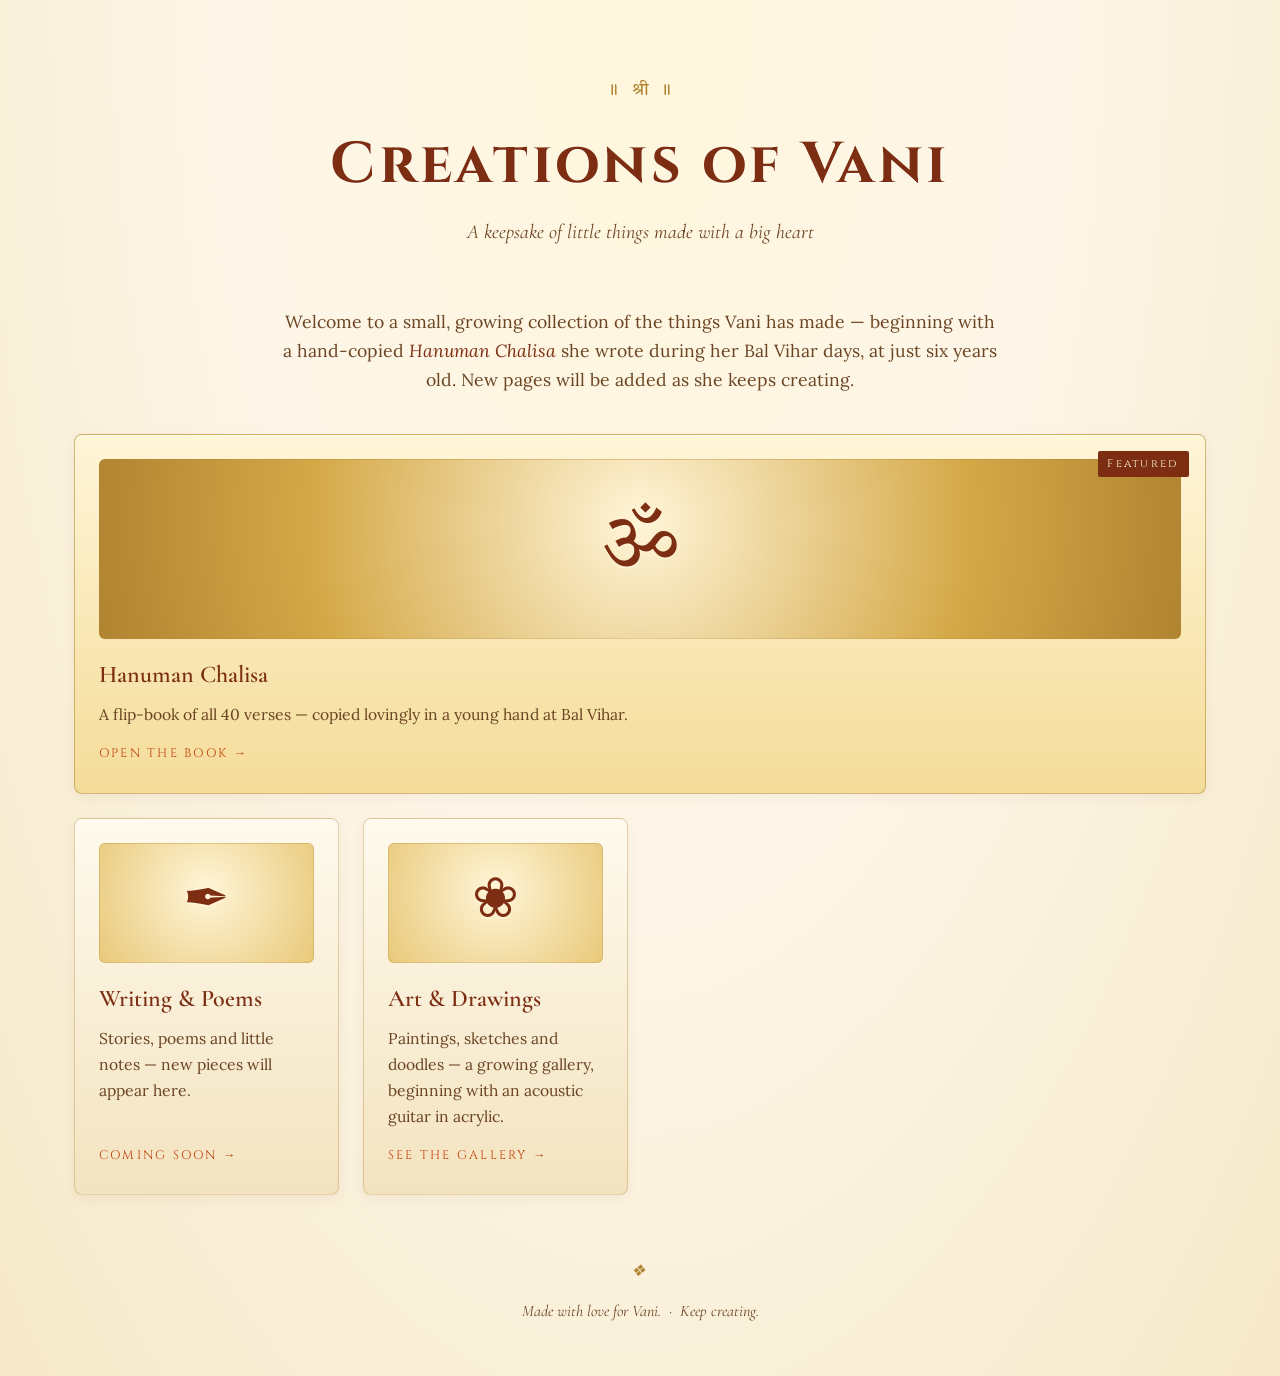
<file: index.html>
<!DOCTYPE html>
<html lang="en">
<head>
  <meta charset="UTF-8" />
  <meta name="viewport" content="width=device-width, initial-scale=1.0" />
  <title>Creations of Vani</title>
  <meta name="description" content="A growing gallery of Vani's creative work — poems, art, and devotional writing." />
  <link rel="preconnect" href="https://fonts.googleapis.com" />
  <link rel="preconnect" href="https://fonts.gstatic.com" crossorigin />
  <link href="https://fonts.googleapis.com/css2?family=Cormorant+Garamond:ital,wght@0,400;0,500;0,600;0,700;1,400&family=Cinzel:wght@500;700&family=Lora:ital,wght@0,400;0,500;1,400&family=Tiro+Devanagari+Hindi:ital@0;1&family=Noto+Serif+Devanagari:wght@400;500;600&display=swap" rel="stylesheet" />
  <link rel="stylesheet" href="assets/css/style.css" />
</head>
<body class="home">
  <div class="page-border">
    <header class="site-header">
      <div class="ornament top">॥ श्री ॥</div>
      <h1 class="site-title">Creations of Vani</h1>
      <p class="site-subtitle">A keepsake of little things made with a big heart</p>
    </header>

    <main>
      <section class="intro">
        <p>
          Welcome to a small, growing collection of the things Vani has made &mdash;
          beginning with a hand&#8209;copied <em>Hanuman Chalisa</em> she wrote during
          her Bal Vihar days, at just six years old. New pages will be added as she
          keeps creating.
        </p>
      </section>

      <section class="card-grid">
        <a class="card featured" href="chalisa.html">
          <div class="card-tag">Featured</div>
          <div class="card-art chalisa-art">
            <span class="art-glyph">ॐ</span>
          </div>
          <h2>Hanuman Chalisa</h2>
          <p>A flip&#8209;book of all 40 verses &mdash; copied lovingly in a young hand at Bal Vihar.</p>
          <span class="card-cta">Open the book &rarr;</span>
        </a>

        <a class="card" href="writing.html">
          <div class="card-art writing-art">
            <span class="art-glyph">✒</span>
          </div>
          <h2>Writing &amp; Poems</h2>
          <p>Stories, poems and little notes &mdash; new pieces will appear here.</p>
          <span class="card-cta">Coming soon &rarr;</span>
        </a>

        <a class="card" href="art.html">
          <div class="card-art drawing-art">
            <span class="art-glyph">❀</span>
          </div>
          <h2>Art &amp; Drawings</h2>
          <p>Paintings, sketches and doodles &mdash; a growing gallery, beginning with an acoustic guitar in acrylic.</p>
          <span class="card-cta">See the gallery &rarr;</span>
        </a>
      </section>
    </main>

    <footer class="site-footer">
      <div class="ornament">❖</div>
      <p>Made with love for Vani. &nbsp;·&nbsp; Keep creating.</p>
    </footer>
  </div>
</body>
</html>
</file>
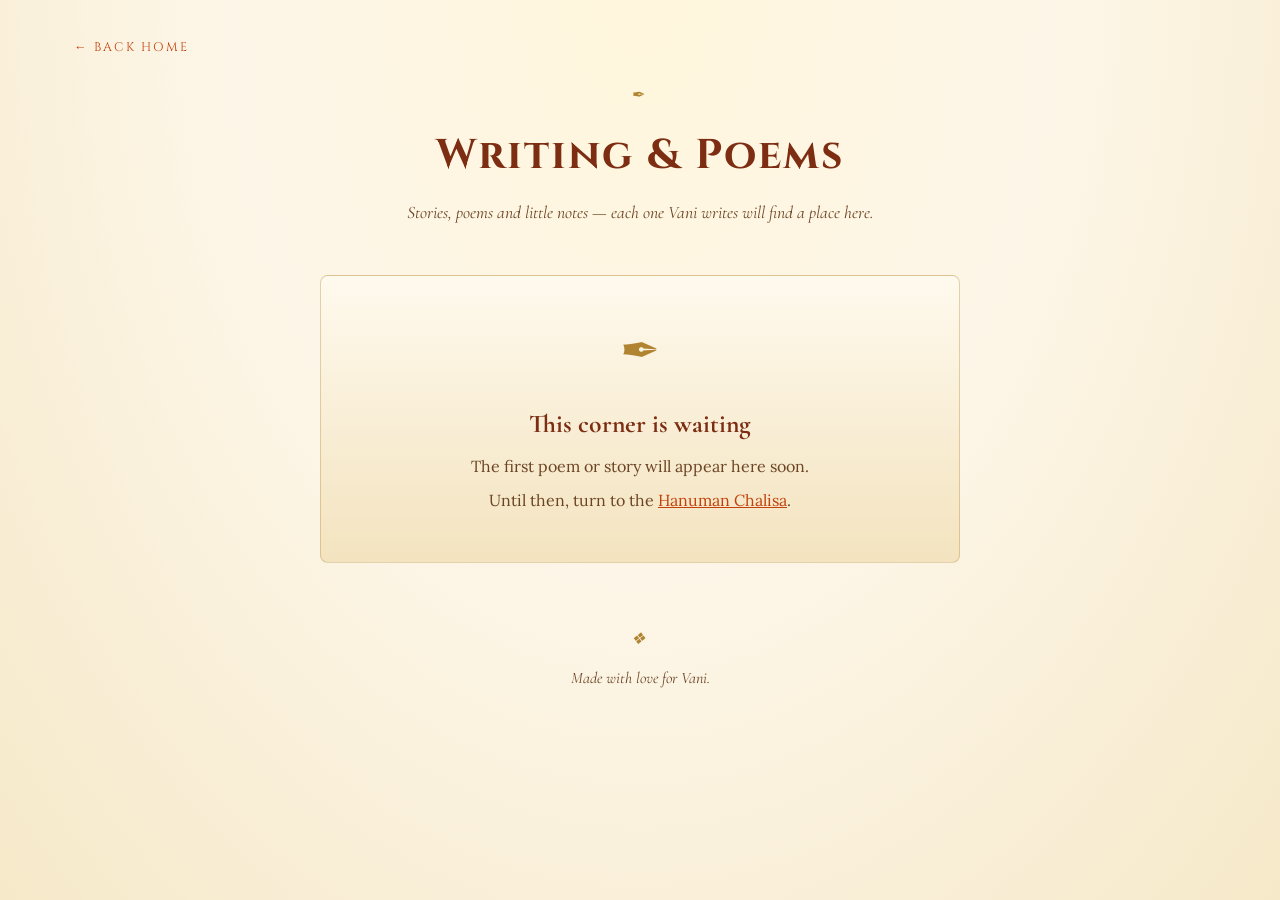
<file: writing.html>
<!DOCTYPE html>
<html lang="en">
<head>
  <meta charset="UTF-8" />
  <meta name="viewport" content="width=device-width, initial-scale=1.0" />
  <title>Writing &amp; Poems &mdash; Creations of Vani</title>
  <link rel="preconnect" href="https://fonts.googleapis.com" />
  <link rel="preconnect" href="https://fonts.gstatic.com" crossorigin />
  <link href="https://fonts.googleapis.com/css2?family=Cormorant+Garamond:ital,wght@0,400;0,500;0,600;0,700;1,400&family=Cinzel:wght@500;700&family=Lora:ital,wght@0,400;0,500;1,400&family=Tiro+Devanagari+Hindi:ital@0;1&family=Noto+Serif+Devanagari:wght@400;500;600&display=swap" rel="stylesheet" />
  <link rel="stylesheet" href="assets/css/style.css" />
</head>
<body>
  <div class="page-border">
    <nav class="section-nav">
      <a href="index.html">&larr; Back home</a>
    </nav>

    <header class="section-header">
      <div class="ornament">✒</div>
      <h1>Writing &amp; Poems</h1>
      <p>Stories, poems and little notes &mdash; each one Vani writes will find a place here.</p>
    </header>

    <div class="empty-state">
      <div class="glyph">✒</div>
      <h2>This corner is waiting</h2>
      <p>The first poem or story will appear here soon.</p>
      <p>Until then, turn to the <a href="chalisa.html" style="color: var(--saffron);">Hanuman Chalisa</a>.</p>
    </div>

    <footer class="site-footer">
      <div class="ornament">❖</div>
      <p>Made with love for Vani.</p>
    </footer>
  </div>
</body>
</html>
</file>
<file: assets/css/style.css>
/* ============================================================
   Creations of Vani — warm & traditional theme
   ============================================================ */

:root {
  --cream: #fdf6e8;
  --cream-deep: #f6e9c9;
  --parchment: #f3e3bf;
  --saffron: #c2410c;
  --saffron-light: #ea7c2f;
  --maroon: #7c2d12;
  --gold: #b08431;
  --gold-light: #d4a847;
  --ink: #3f2912;
  --ink-soft: #6b4423;
}

* { box-sizing: border-box; }

html, body {
  margin: 0;
  padding: 0;
  background: var(--cream);
  color: var(--ink);
  font-family: 'Lora', 'Georgia', serif;
  line-height: 1.65;
}

body {
  background:
    radial-gradient(ellipse at top, #fff6dc 0%, var(--cream) 45%, var(--cream-deep) 100%);
  min-height: 100vh;
}

.page-border {
  max-width: 1180px;
  margin: 0 auto;
  padding: 2rem 1.5rem 3rem;
  position: relative;
}

/* ---------- Header ---------- */

.site-header {
  text-align: center;
  padding: 2rem 0 2.5rem;
  position: relative;
}

.ornament {
  font-family: 'Tiro Devanagari Hindi', serif;
  color: var(--gold);
  letter-spacing: 0.25em;
  font-size: 1rem;
  margin: 0.75rem 0;
}

.ornament.top { font-size: 1.1rem; }

.site-title {
  font-family: 'Cinzel', serif;
  font-weight: 700;
  font-size: clamp(2.2rem, 5.5vw, 3.6rem);
  color: var(--maroon);
  margin: 0.25rem 0;
  letter-spacing: 0.06em;
  text-shadow: 0 1px 0 rgba(255, 255, 255, 0.6);
}

.site-subtitle {
  font-family: 'Cormorant Garamond', serif;
  font-style: italic;
  font-size: clamp(1rem, 2vw, 1.25rem);
  color: var(--ink-soft);
  margin: 0.25rem 0 0;
}

/* ---------- Intro ---------- */

.intro {
  max-width: 720px;
  margin: 0 auto 2.5rem;
  text-align: center;
  font-size: 1.1rem;
  color: var(--ink-soft);
}

.intro em {
  color: var(--maroon);
  font-style: italic;
}

/* ---------- Cards ---------- */

.card-grid {
  display: grid;
  grid-template-columns: repeat(auto-fit, minmax(260px, 1fr));
  gap: 1.5rem;
  margin-top: 1.5rem;
}

.card {
  position: relative;
  display: flex;
  flex-direction: column;
  background: linear-gradient(180deg, #fffaee 0%, var(--parchment) 100%);
  border: 1px solid rgba(176, 132, 49, 0.35);
  border-radius: 8px;
  padding: 1.5rem 1.5rem 1.75rem;
  text-decoration: none;
  color: var(--ink);
  transition: transform 0.25s ease, box-shadow 0.25s ease, border-color 0.25s ease;
  box-shadow:
    0 1px 0 rgba(255, 255, 255, 0.6) inset,
    0 4px 14px rgba(124, 45, 18, 0.06);
}

.card:hover {
  transform: translateY(-3px);
  border-color: var(--gold);
  box-shadow:
    0 1px 0 rgba(255, 255, 255, 0.6) inset,
    0 10px 24px rgba(124, 45, 18, 0.14);
}

.card.featured {
  grid-column: 1 / -1;
  background: linear-gradient(180deg, #fff5d8 0%, #f4dc99 100%);
  border-color: rgba(176, 132, 49, 0.55);
}

.card-tag {
  position: absolute;
  top: 1rem;
  right: 1rem;
  font-family: 'Cinzel', serif;
  font-size: 0.7rem;
  letter-spacing: 0.2em;
  background: var(--maroon);
  color: #fff5d8;
  padding: 0.25rem 0.6rem;
  border-radius: 2px;
}

.card-art {
  display: flex;
  align-items: center;
  justify-content: center;
  height: 120px;
  border-radius: 6px;
  margin-bottom: 1rem;
  background: radial-gradient(circle at 50% 40%, #fff5d8 0%, #e9c97a 100%);
  border: 1px solid rgba(176, 132, 49, 0.3);
}

.card.featured .card-art {
  height: 180px;
  background:
    radial-gradient(circle at 50% 35%, #fff5d8 0%, #d4a847 60%, #b08431 100%);
}

.art-glyph {
  font-family: 'Tiro Devanagari Hindi', serif;
  font-size: 3.5rem;
  color: var(--maroon);
  text-shadow: 0 2px 0 rgba(255, 245, 216, 0.7);
}

.card.featured .art-glyph { font-size: 5rem; }

.card h2 {
  font-family: 'Cormorant Garamond', serif;
  font-weight: 600;
  color: var(--maroon);
  margin: 0 0 0.5rem;
  font-size: 1.5rem;
}

.card p {
  margin: 0 0 1rem;
  color: var(--ink-soft);
  font-size: 0.98rem;
  flex: 1;
}

.card-cta {
  font-family: 'Cinzel', serif;
  font-size: 0.78rem;
  letter-spacing: 0.18em;
  color: var(--saffron);
  text-transform: uppercase;
}

/* ---------- Footer ---------- */

.site-footer {
  margin-top: 4rem;
  text-align: center;
  color: var(--ink-soft);
  font-family: 'Cormorant Garamond', serif;
  font-style: italic;
}

.site-footer p { margin: 0.25rem 0; }

/* ---------- Section pages (chalisa, art, writing) ---------- */

.section-nav {
  margin-bottom: 1.5rem;
}

.section-nav a {
  font-family: 'Cinzel', serif;
  font-size: 0.78rem;
  letter-spacing: 0.18em;
  color: var(--saffron);
  text-decoration: none;
  text-transform: uppercase;
}

.section-nav a:hover { color: var(--maroon); }

.section-header {
  text-align: center;
  margin-bottom: 2rem;
}

.section-header h1 {
  font-family: 'Cinzel', serif;
  font-weight: 700;
  color: var(--maroon);
  font-size: clamp(1.8rem, 4vw, 2.6rem);
  letter-spacing: 0.05em;
  margin: 0.5rem 0;
}

.section-header .devanagari {
  font-family: 'Noto Serif Devanagari', serif;
  color: var(--saffron);
  font-size: clamp(1.4rem, 3vw, 1.9rem);
  margin: 0.25rem 0;
}

.section-header p {
  color: var(--ink-soft);
  font-family: 'Cormorant Garamond', serif;
  font-style: italic;
  font-size: 1.1rem;
  max-width: 640px;
  margin: 0.5rem auto 0;
}

/* ---------- Flip book ---------- */

.book-wrap {
  display: flex;
  justify-content: center;
  margin: 2rem auto;
}

.book-shell {
  width: 100%;
  max-width: 980px;
  background:
    radial-gradient(ellipse at center, rgba(124, 45, 18, 0.12) 0%, transparent 70%);
  padding: 1rem;
}

#chalisa-book {
  margin: 0 auto;
}

.book-page {
  background:
    linear-gradient(180deg, #fffaee 0%, #f3e3bf 100%);
  color: var(--ink);
  padding: 2rem 1.75rem;
  border: 1px solid rgba(176, 132, 49, 0.4);
  overflow: hidden;
  display: flex;
  flex-direction: column;
  position: relative;
}

.book-page::before {
  content: "";
  position: absolute;
  inset: 8px;
  border: 1px solid rgba(176, 132, 49, 0.25);
  pointer-events: none;
}

.book-page.cover {
  background:
    radial-gradient(circle at 50% 30%, #f4dc99 0%, #c2410c 90%);
  color: #fff5d8;
  text-align: center;
  justify-content: center;
  align-items: center;
}

.book-page.cover::before { border-color: rgba(255, 245, 216, 0.4); }

.book-page.back-cover {
  background: linear-gradient(180deg, #7c2d12 0%, #4a1a0a 100%);
  color: #fff5d8;
  text-align: center;
  justify-content: center;
  align-items: center;
}

.book-page.back-cover::before { border-color: rgba(255, 245, 216, 0.3); }

.cover-title {
  font-family: 'Cinzel', serif;
  font-weight: 700;
  font-size: 1.9rem;
  letter-spacing: 0.08em;
  margin: 0.5rem 0;
}

.cover-devanagari {
  font-family: 'Noto Serif Devanagari', serif;
  font-size: 2.4rem;
  margin: 0.5rem 0 1rem;
}

.cover-sub {
  font-family: 'Cormorant Garamond', serif;
  font-style: italic;
  font-size: 1.05rem;
  margin: 0.25rem 0;
  opacity: 0.9;
}

.cover-credit {
  margin-top: 2rem;
  font-family: 'Cinzel', serif;
  font-size: 0.72rem;
  letter-spacing: 0.25em;
  opacity: 0.85;
}

.verse-label {
  font-family: 'Cinzel', serif;
  font-size: 0.72rem;
  letter-spacing: 0.25em;
  color: var(--saffron);
  text-align: center;
  margin-bottom: 1rem;
  text-transform: uppercase;
}

.verse-devanagari {
  font-family: 'Noto Serif Devanagari', serif;
  font-size: 1.35rem;
  line-height: 2;
  text-align: center;
  color: var(--maroon);
  margin: auto 0;
  white-space: pre-line;
}

.verse-placeholder {
  margin-top: 1.25rem;
  text-align: center;
  font-family: 'Cormorant Garamond', serif;
  font-style: italic;
  font-size: 0.92rem;
  color: var(--ink-soft);
  opacity: 0.75;
}

.page-number {
  position: absolute;
  bottom: 14px;
  left: 0;
  right: 0;
  text-align: center;
  font-family: 'Cinzel', serif;
  font-size: 0.7rem;
  letter-spacing: 0.2em;
  color: var(--gold);
}

/* Image-based pages (Vani's hand-written cards) */

.book-page.image-page {
  padding: 0;
  background: #2b1208;
  display: flex;
  align-items: center;
  justify-content: center;
  overflow: hidden;
}

.book-page.image-page::before { display: none; }

.book-page.image-page img {
  width: 100%;
  height: 100%;
  object-fit: contain;
  display: block;
  background: #2b1208;
}

.book-page.image-page.cover-image {
  background: #4a1a0a;
}

.image-page-label {
  position: absolute;
  bottom: 8px;
  left: 0;
  right: 0;
  text-align: center;
  font-family: 'Cinzel', serif;
  font-size: 0.65rem;
  letter-spacing: 0.2em;
  color: #f4dc99;
  text-transform: uppercase;
  text-shadow: 0 1px 2px rgba(0, 0, 0, 0.7);
  pointer-events: none;
}

/* Smaller text on smaller screens */
@media (max-width: 640px) {
  .verse-devanagari { font-size: 1.1rem; line-height: 1.9; }
  .cover-devanagari { font-size: 1.8rem; }
  .cover-title { font-size: 1.4rem; }
  .book-page { padding: 1.25rem 1rem; }
  .book-page.image-page { padding: 0; }
}

.book-help {
  text-align: center;
  margin-top: 1.5rem;
  font-family: 'Cormorant Garamond', serif;
  font-style: italic;
  color: var(--ink-soft);
}

.book-controls {
  display: flex;
  justify-content: center;
  gap: 1rem;
  margin-top: 1.25rem;
}

.book-controls button {
  font-family: 'Cinzel', serif;
  font-size: 0.78rem;
  letter-spacing: 0.18em;
  background: var(--cream);
  color: var(--maroon);
  border: 1px solid rgba(176, 132, 49, 0.5);
  padding: 0.55rem 1.1rem;
  border-radius: 3px;
  cursor: pointer;
  transition: background 0.2s ease, color 0.2s ease;
}

.book-controls button:hover {
  background: var(--maroon);
  color: var(--cream);
}

/* ---------- Empty section placeholders ---------- */

.empty-state {
  max-width: 640px;
  margin: 3rem auto;
  text-align: center;
  padding: 2.5rem 1.75rem;
  background: linear-gradient(180deg, #fffaee 0%, var(--parchment) 100%);
  border: 1px solid rgba(176, 132, 49, 0.35);
  border-radius: 8px;
}

.empty-state .glyph {
  font-family: 'Tiro Devanagari Hindi', serif;
  font-size: 3rem;
  color: var(--gold);
}

.empty-state h2 {
  font-family: 'Cormorant Garamond', serif;
  color: var(--maroon);
  font-size: 1.6rem;
  margin: 0.5rem 0;
}

.empty-state p {
  color: var(--ink-soft);
  margin: 0.5rem 0;
}

/* ---------- Art gallery ---------- */

.gallery {
  display: grid;
  grid-template-columns: repeat(auto-fit, minmax(260px, 1fr));
  gap: 1.75rem;
  margin-top: 1.5rem;
}

.artwork {
  margin: 0;
  background: linear-gradient(180deg, #fffaee 0%, var(--parchment) 100%);
  border: 1px solid rgba(176, 132, 49, 0.35);
  border-radius: 8px;
  overflow: hidden;
  box-shadow:
    0 1px 0 rgba(255, 255, 255, 0.6) inset,
    0 4px 14px rgba(124, 45, 18, 0.06);
  transition: transform 0.25s ease, box-shadow 0.25s ease;
}

.artwork:hover {
  transform: translateY(-3px);
  box-shadow:
    0 1px 0 rgba(255, 255, 255, 0.6) inset,
    0 10px 24px rgba(124, 45, 18, 0.14);
}

.artwork a {
  display: block;
  background: #2b1208;
  line-height: 0;
}

.artwork img {
  width: 100%;
  height: auto;
  display: block;
}

.artwork figcaption {
  padding: 1rem 1.25rem 1.25rem;
}

.artwork h3 {
  font-family: 'Cormorant Garamond', serif;
  color: var(--maroon);
  margin: 0 0 0.25rem;
  font-size: 1.3rem;
}

.artwork .medium {
  font-family: 'Cormorant Garamond', serif;
  font-style: italic;
  color: var(--ink-soft);
  margin: 0;
}

.artwork .year {
  font-family: 'Cinzel', serif;
  font-size: 0.7rem;
  letter-spacing: 0.2em;
  color: var(--gold);
  margin: 0.5rem 0 0;
}
</file>
